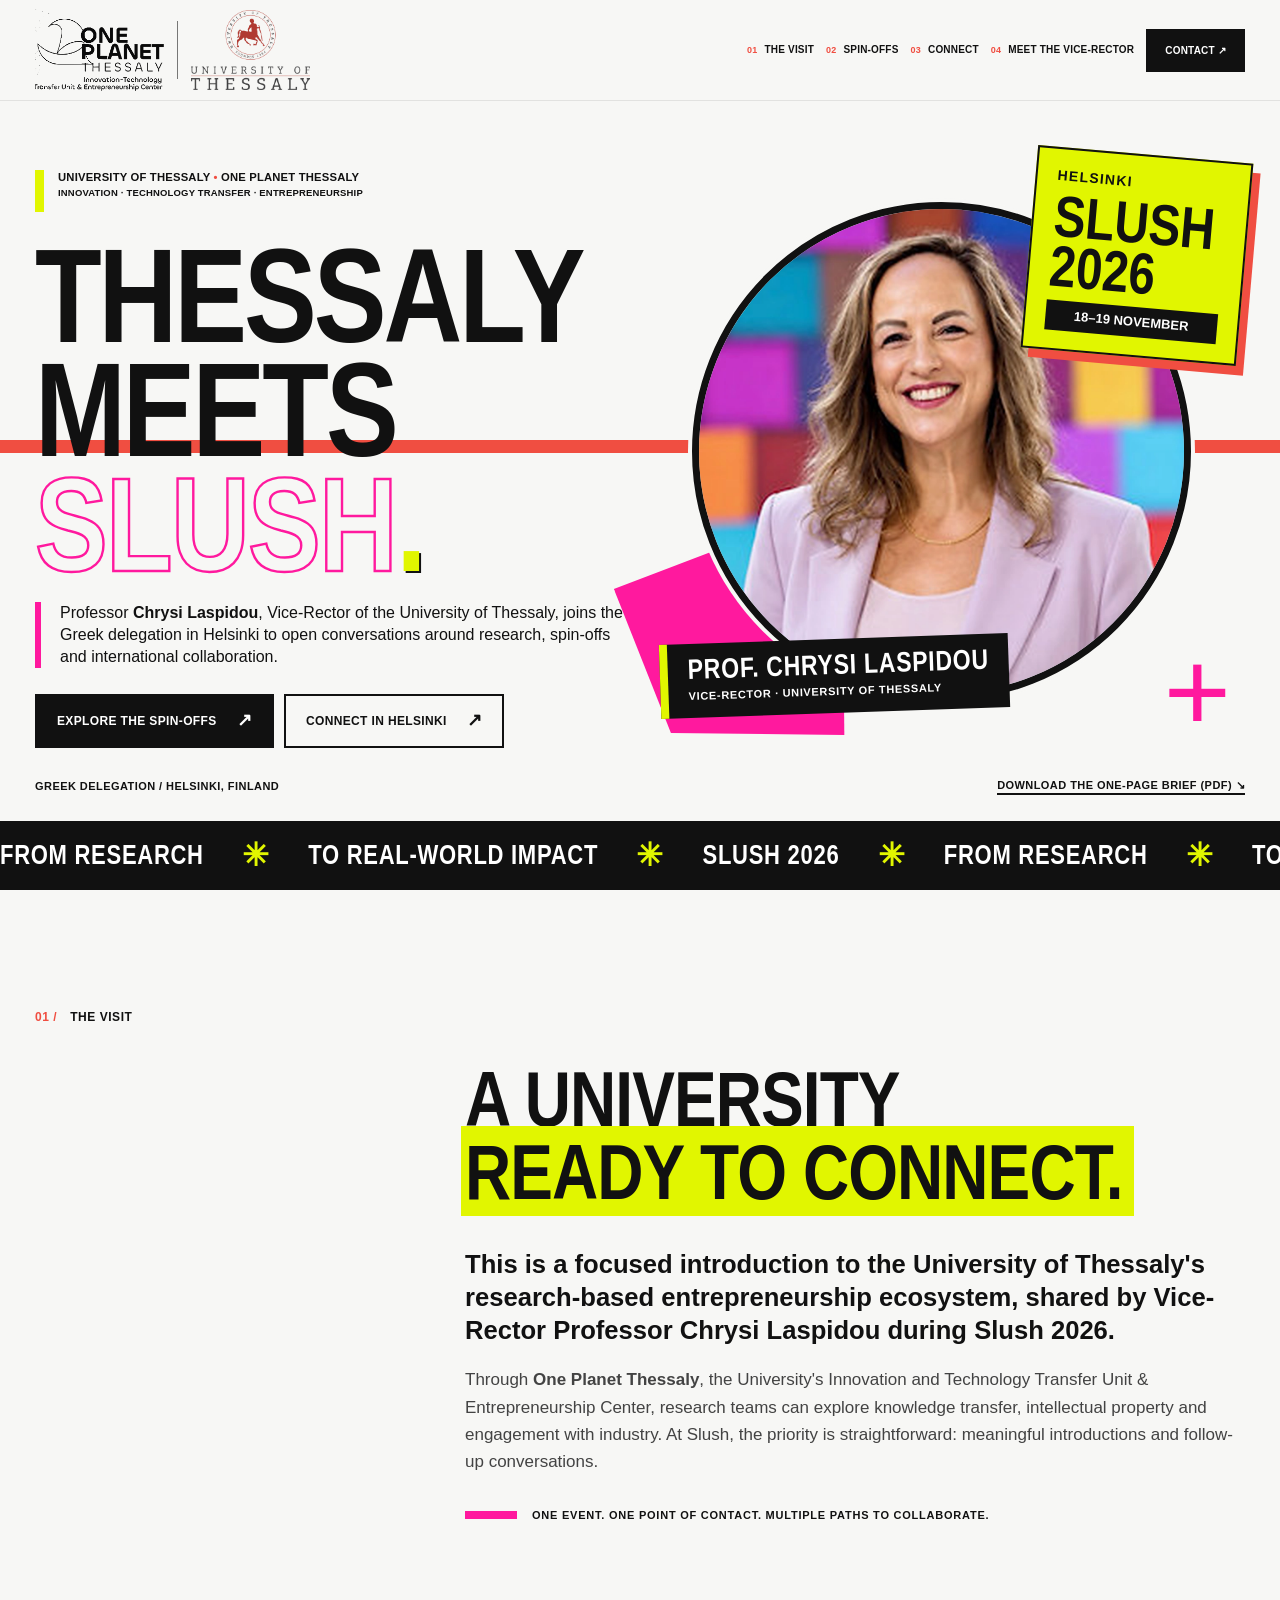
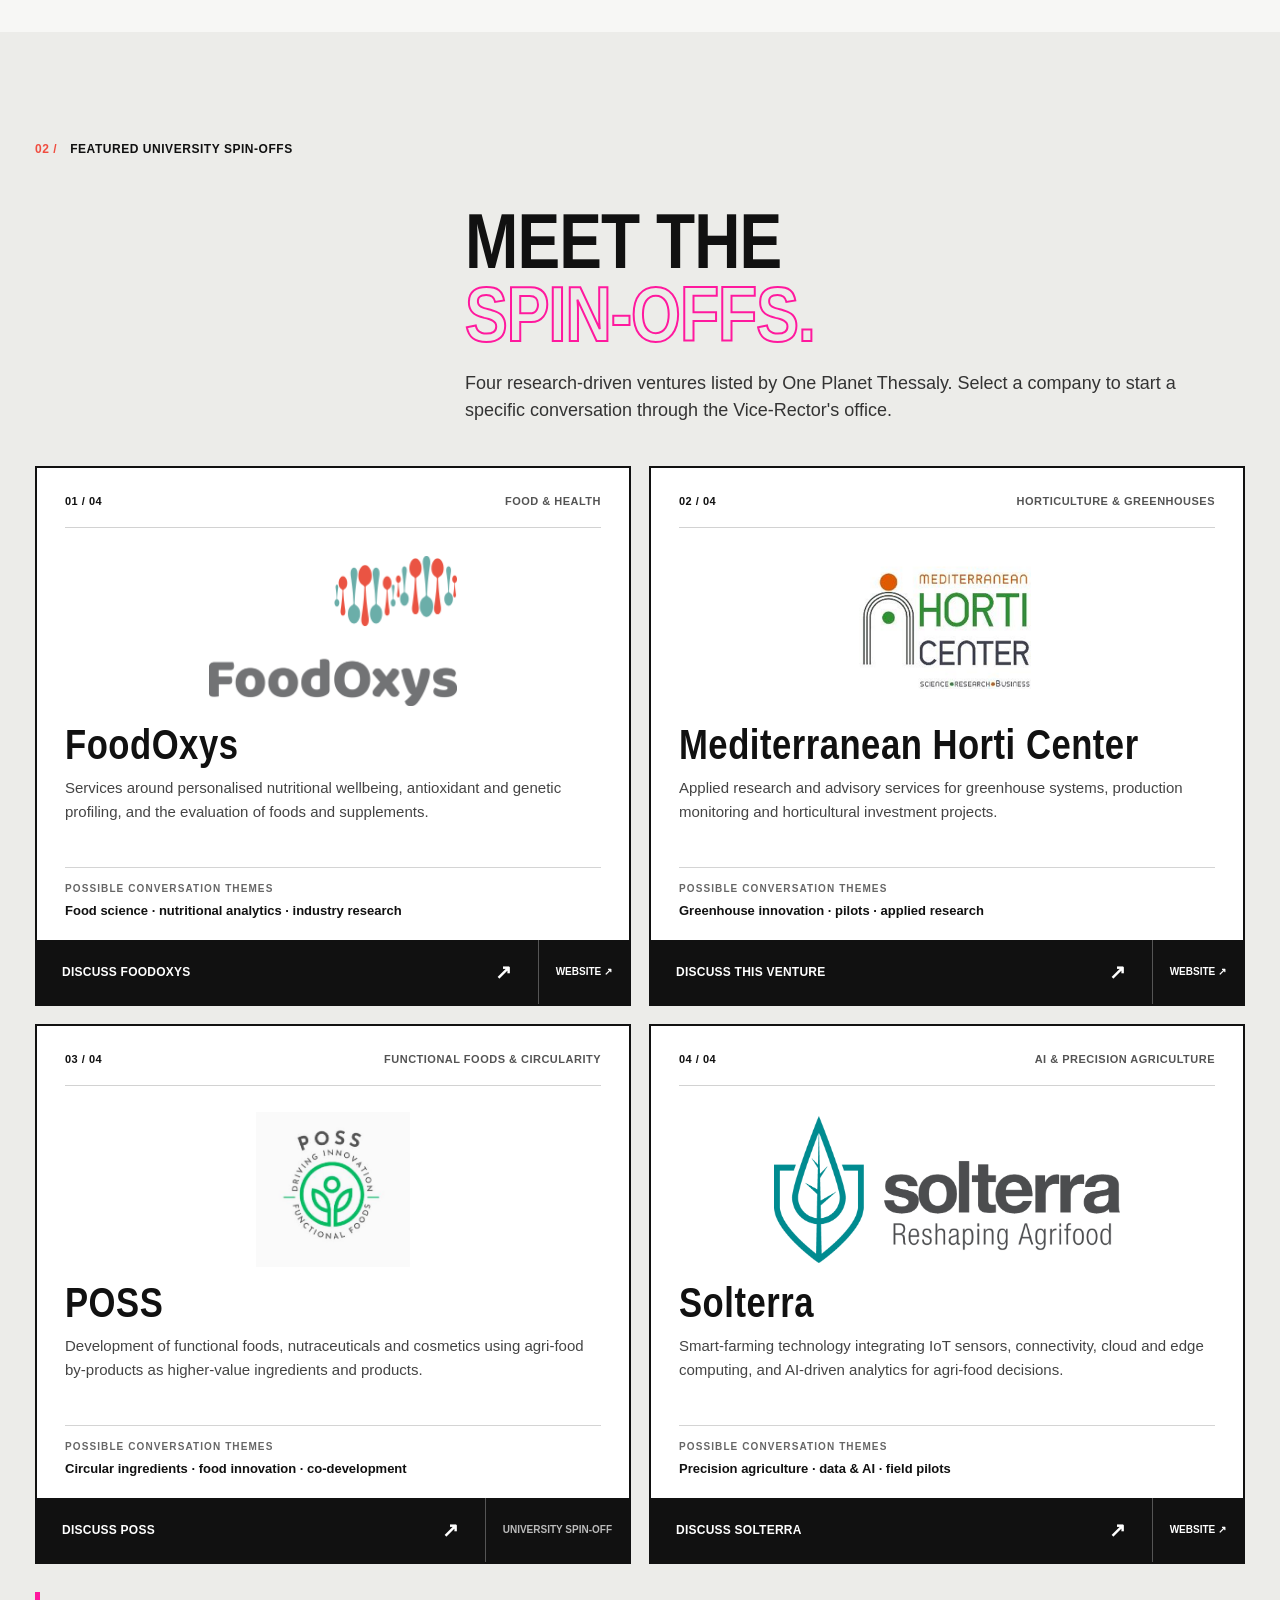
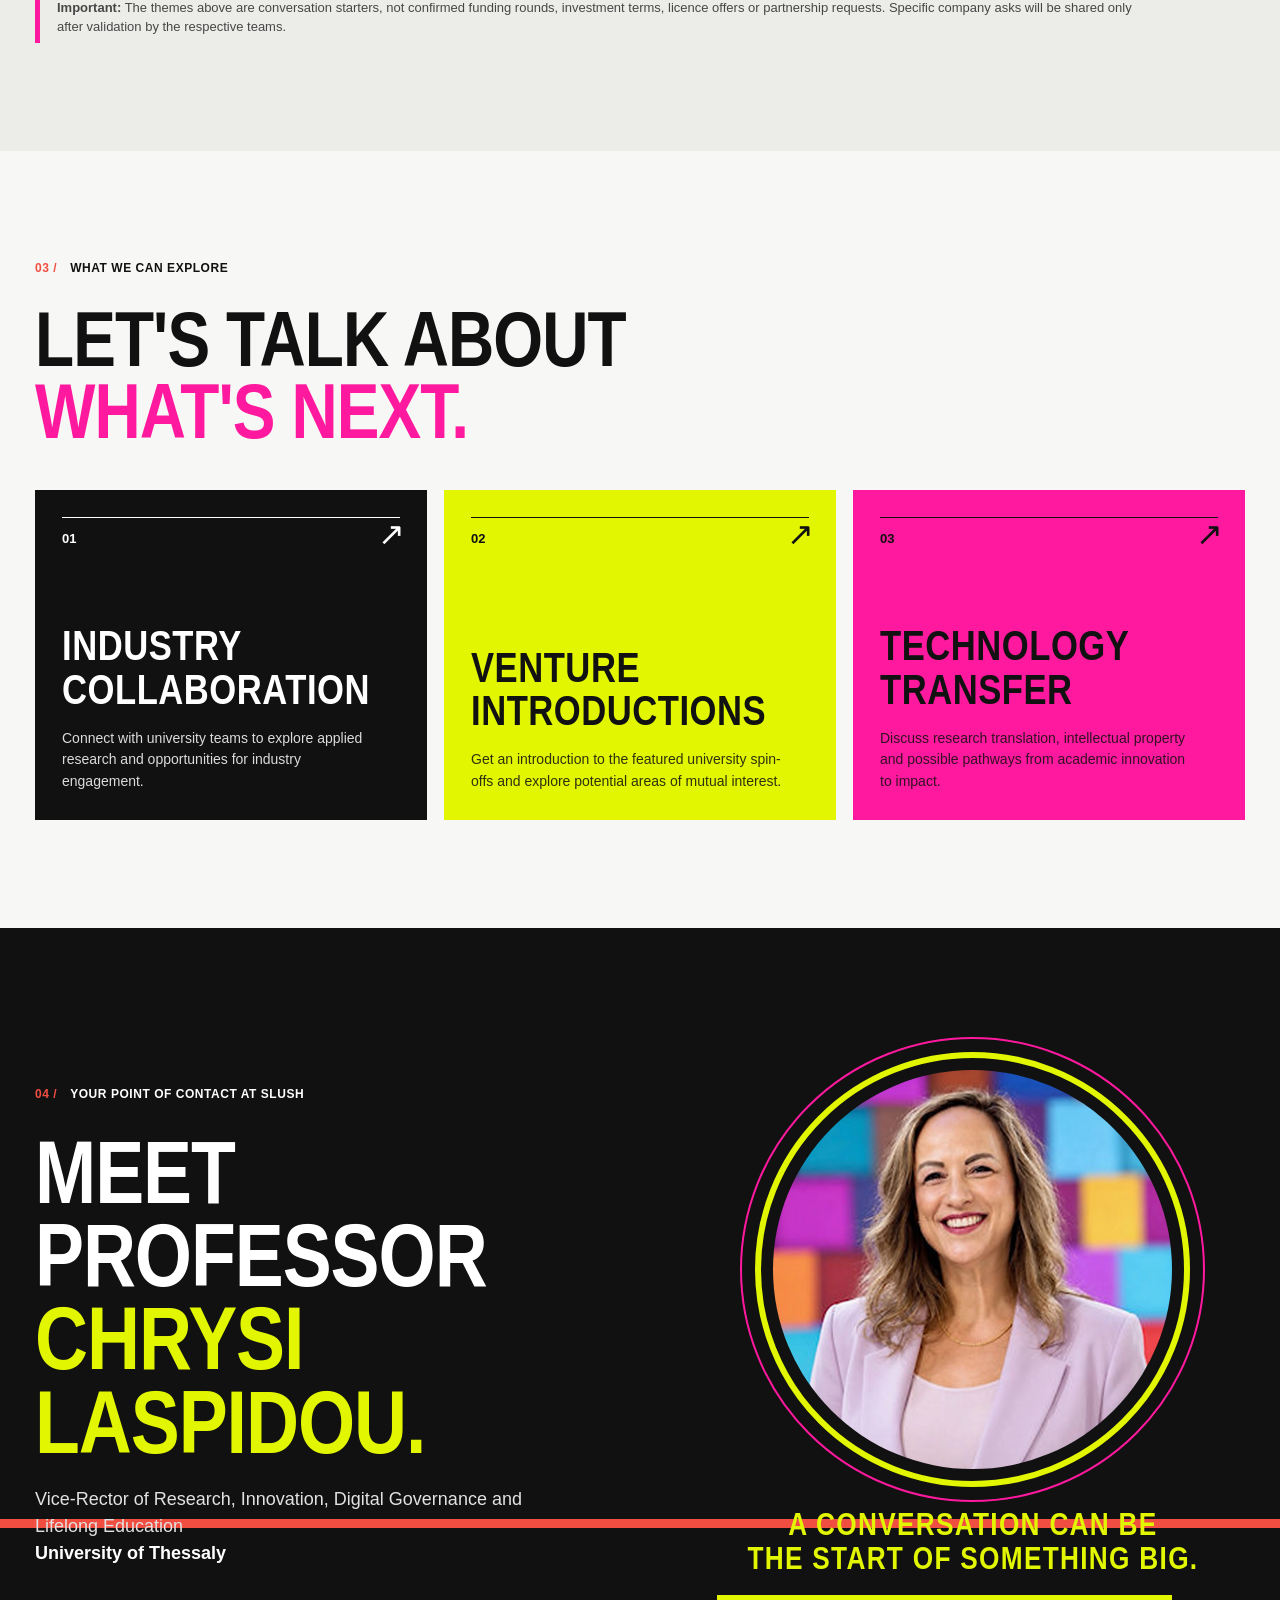
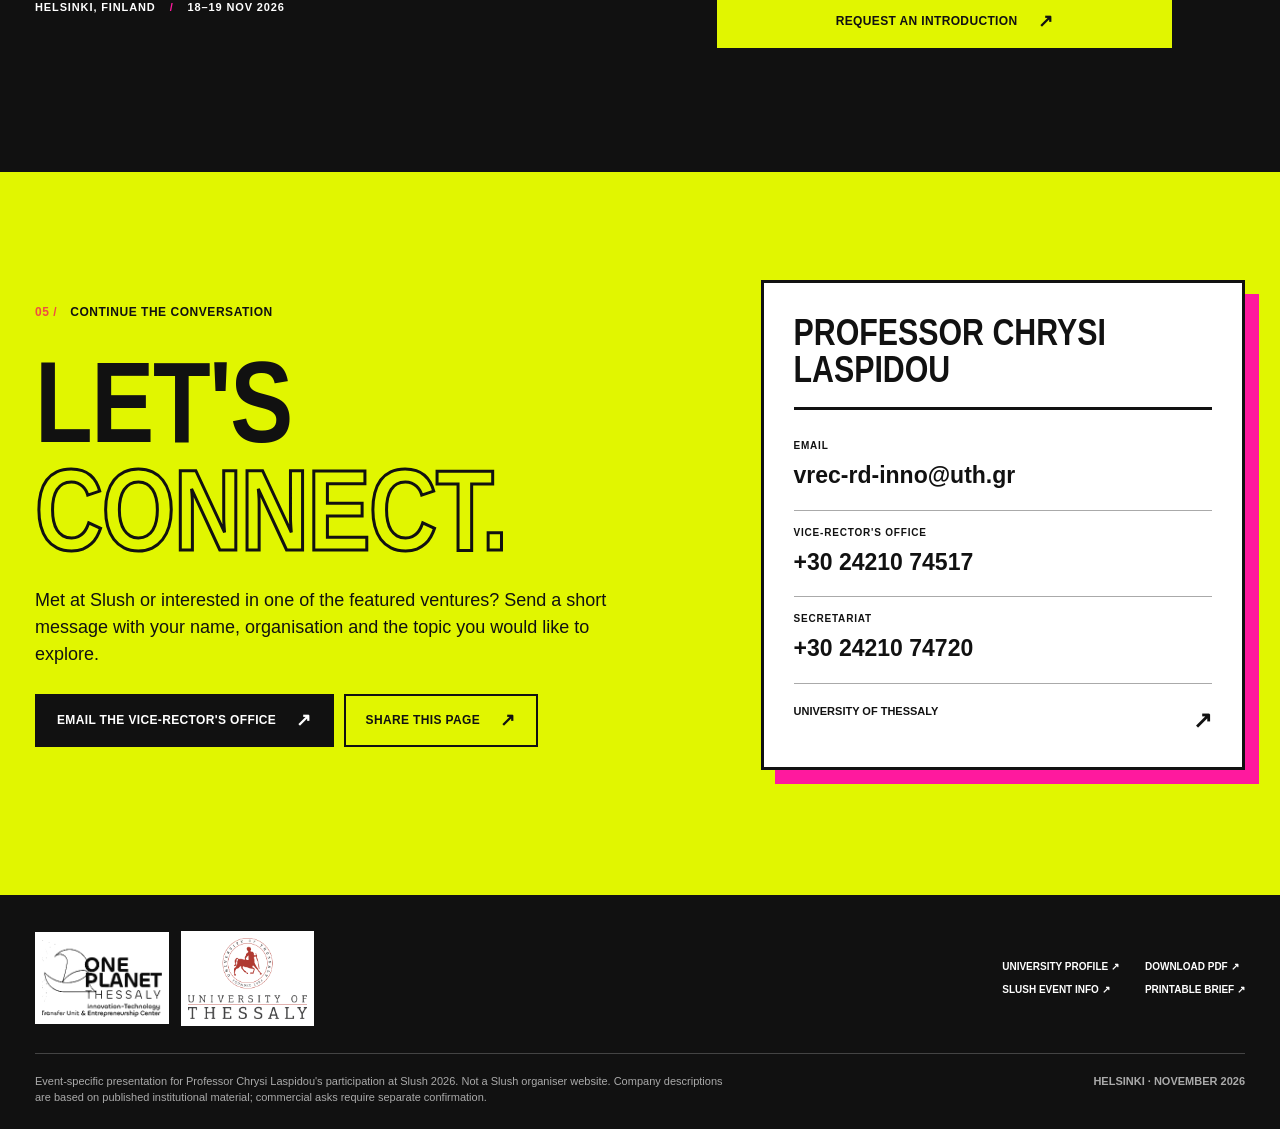
<file: index.html>
<!doctype html>
<html lang="en">
<head>
  <meta charset="utf-8">
  <meta name="viewport" content="width=device-width, initial-scale=1">
  <meta name="theme-color" content="#f7f7f5">
  <meta name="description" content="Meet Professor Chrysi Laspidou, Vice-Rector of the University of Thessaly, at Slush 2026 in Helsinki. Explore four University of Thessaly research spin-offs and start a conversation.">
  <!-- Social sharing: Facebook, LinkedIn, Messenger, WhatsApp, Viber -->
  <meta property="og:type" content="website">
  <meta property="og:site_name" content="University of Thessaly · One Planet Thessaly">
  <meta property="og:locale" content="en_GB">
  <meta property="og:url" content="https://laspidou-slush.github.io/">
  <meta property="og:title" content="Professor Chrysi Laspidou at Slush 2026 | University of Thessaly">
  <meta property="og:description" content="Meet Vice-Rector Professor Chrysi Laspidou at Slush Helsinki 2026. Discover research-driven ventures and spin-offs from the University of Thessaly.">
  <meta property="og:image" content="https://laspidou-slush.github.io/assets/social-preview.jpg?v=2">
  <meta property="og:image:secure_url" content="https://laspidou-slush.github.io/assets/social-preview.jpg?v=2">
  <meta property="og:image:type" content="image/jpeg">
  <meta property="og:image:width" content="1200">
  <meta property="og:image:height" content="630">
  <meta property="og:image:alt" content="Professor Chrysi Laspidou at Slush 2026 in Helsinki — University of Thessaly and One Planet Thessaly">
  
  <!-- X / Twitter card -->
  <meta name="twitter:card" content="summary_large_image">
  <meta name="twitter:title" content="Professor Chrysi Laspidou at Slush 2026">
  <meta name="twitter:description" content="Discover the University of Thessaly's research-driven ventures at Slush Helsinki 2026.">
  <meta name="twitter:image" content="https://laspidou-slush.github.io/assets/social-preview.jpg?v=2">
  <link rel="icon" type="image/png" href="assets/oneplanet-official.png">
  <link rel="stylesheet" href="styles.css">
  <title>Professor Chrysi Laspidou at Slush 2026 · University of Thessaly</title>
</head>
<body>
  <a class="skip-link" href="#main">Skip to content</a>
  <div class="site-shell" id="top">
    <header class="masthead">
      <div class="site-container masthead-inner">
        <a class="oneplanet-brand" href="#top" aria-label="One Planet Thessaly — top of page">
          <img src="assets/oneplanet-official.png" width="252" height="160" alt="One Planet Thessaly official logo">
        </a>
        <div class="masthead-divider" aria-hidden="true"></div>
        <a class="university-brand" href="https://www.uth.gr/en" target="_blank" rel="noopener noreferrer" aria-label="University of Thessaly, opens official website in a new tab">
          <img src="assets/uth-official-english.png" width="1446" height="976" alt="University of Thessaly official English logo">
        </a>
        <button class="nav-toggle" type="button" aria-expanded="false" aria-controls="primary-nav" aria-label="Open navigation"><span></span><span></span><span></span></button>
        <nav class="primary-nav" id="primary-nav" aria-label="Main navigation">
          <a href="#welcome"><small>01</small> THE VISIT</a>
          <a href="#spin-offs"><small>02</small> SPIN-OFFS</a>
          <a href="#conversations"><small>03</small> CONNECT</a>
          <a href="#vice-rector"><small>04</small> MEET THE VICE-RECTOR</a>
          <a class="nav-contact" href="#contact">CONTACT <span aria-hidden="true">↗</span></a>
        </nav>
      </div>
    </header>

    <main id="main">
      <section class="hero" id="welcome" aria-labelledby="hero-title">
        <div class="hero-line" aria-hidden="true"></div>
        <div class="site-container hero-content">
          <div class="hero-copy">
            <div class="micro-heading"><span class="micro-bar" aria-hidden="true"></span><span>UNIVERSITY OF THESSALY <b>•</b> ONE PLANET THESSALY<br><em>INNOVATION · TECHNOLOGY TRANSFER · ENTREPRENEURSHIP</em></span></div>
            <h1 id="hero-title"><span>THESSALY</span><span>MEETS</span><span class="outline-word">SLUSH<span class="punctuation">.</span></span></h1>
            <div class="hero-underheadline">
              <p>Professor <strong>Chrysi Laspidou</strong>, Vice-Rector of the University of Thessaly, joins the Greek delegation in Helsinki to open conversations around research, spin-offs and international collaboration.</p>
            </div>
            <div class="hero-actions">
              <a href="#spin-offs" class="action-button action-dark">EXPLORE THE SPIN-OFFS <span aria-hidden="true">↗</span></a>
              <a href="#contact" class="action-button action-outline">CONNECT IN HELSINKI <span aria-hidden="true">↗</span></a>
            </div>
          </div>
          <div class="hero-visual">
            <div class="hero-shape-magenta" aria-hidden="true"></div>
            <div class="portrait-ring">
              <img src="assets/prof-chrysi-laspidou-4x.webp" width="1148" height="1148" fetchpriority="high" alt="Professor Chrysi Laspidou, Vice-Rector of the University of Thessaly">
            </div>
            <div class="event-sticker"><span>HELSINKI</span><strong>SLUSH<br>2026</strong><b>18–19 NOVEMBER</b></div>
            <div class="professor-label"><span>PROF. CHRYSI LASPIDOU</span><small>VICE-RECTOR · UNIVERSITY OF THESSALY</small></div>
            <div class="pink-cross" aria-hidden="true">+</div>
          </div>
        </div>
        <div class="site-container hero-bottomline"><span>GREEK DELEGATION / HELSINKI, FINLAND</span><a href="assets/event-brief.pdf" download="Laspidou-Slush-2026-Event-Brief.pdf">DOWNLOAD THE ONE-PAGE BRIEF (PDF) <span aria-hidden="true">↘</span></a></div>
      </section>
      
      <div class="marquee" role="region" aria-label="From research to real-world impact at Slush 2026">
        <div class="marquee-inner">
          <div class="marquee-track">
      
            <div class="marquee-group">
              <span>FROM RESEARCH</span>
              <span class="marquee-star" aria-hidden="true">✳</span>
              <span>TO REAL-WORLD IMPACT</span>
              <span class="marquee-star" aria-hidden="true">✳</span>
              <span>SLUSH 2026</span>
              <span class="marquee-star" aria-hidden="true">✳</span>
            </div>
      
            <div class="marquee-group" aria-hidden="true">
              <span>FROM RESEARCH</span>
              <span class="marquee-star">✳</span>
              <span>TO REAL-WORLD IMPACT</span>
              <span class="marquee-star">✳</span>
              <span>SLUSH 2026</span>
              <span class="marquee-star">✳</span>
            </div>
      
          </div>
        </div>
      </div>
      <section class="section intro-section" aria-labelledby="introduction-heading">
        <div class="site-container intro-grid">
          <div class="section-label"><span class="number">01 /</span><span>THE VISIT</span></div>
          <div class="intro-body">
            <h2 class="visit-heading">
              <span class="visit-heading-line">A UNIVERSITY</span></br>
              <span class="accent-highlight visit-heading-highlight">READY TO CONNECT.</span>
            </h2>            
            <p class="big-copy">This is a focused introduction to the University of Thessaly's research-based entrepreneurship ecosystem, shared by Vice-Rector Professor Chrysi Laspidou during <strong>Slush 2026</strong>.</p>
            <p>Through <strong>One Planet Thessaly</strong>, the University's Innovation and Technology Transfer Unit &amp; Entrepreneurship Center, research teams can explore knowledge transfer, intellectual property and engagement with industry. At Slush, the priority is straightforward: meaningful introductions and follow-up conversations.</p>
            <div class="intro-signature"><span class="signature-line"></span><span>ONE EVENT. ONE POINT OF CONTACT. MULTIPLE PATHS TO COLLABORATE.</span></div>
          </div>
        </div>
      </section>

      <section class="section portfolio-section" id="spin-offs" aria-labelledby="portfolio-title">
        <div class="site-container">
          <div class="section-heading"><div class="section-label"><span class="number">02 /</span><span>FEATURED UNIVERSITY SPIN-OFFS</span></div><div><h2 id="portfolio-title">MEET THE<br><span class="outlined-pink">SPIN-OFFS.</span></h2><p>Four research-driven ventures listed by One Planet Thessaly. Select a company to start a specific conversation through the Vice-Rector's office.</p></div></div>
          <div class="venture-grid">
            <article class="venture-card card-foodoxys">
              <div class="venture-top"><span>01 / 04</span><span>FOOD &amp; HEALTH</span></div>
              <div class="venture-logo"><img src="assets/foodoxys.png" alt="FoodOxys logo" loading="lazy" width="1000" height="607"></div>
              <div class="venture-text"><h3>FoodOxys</h3><p>Services around personalised nutritional wellbeing, antioxidant and genetic profiling, and the evaluation of foods and supplements.</p><div class="talk-label">POSSIBLE CONVERSATION THEMES</div><p class="talk-text">Food science · nutritional analytics · industry research</p></div>
              <div class="venture-links"><a href="mailto:vrec-rd-inno@uth.gr?subject=Slush%202026%20%7C%20FoodOxys%20conversation" class="venture-cta">DISCUSS FOODOXYS <span aria-hidden="true">↗</span></a><a href="https://www.foodoxys.com/" target="_blank" rel="noopener noreferrer" class="venture-external" aria-label="FoodOxys website, opens in a new tab">WEBSITE ↗</a></div>
            </article>
            <article class="venture-card card-mhc">
              <div class="venture-top"><span>02 / 04</span><span>HORTICULTURE &amp; GREENHOUSES</span></div>
              <div class="venture-logo"><img src="assets/mediterranean-horti-center.png" alt="Mediterranean Horti Center logo" loading="lazy" width="331" height="256"></div>
              <div class="venture-text"><h3>Mediterranean Horti Center</h3><p>Applied research and advisory services for greenhouse systems, production monitoring and horticultural investment projects.</p><div class="talk-label">POSSIBLE CONVERSATION THEMES</div><p class="talk-text">Greenhouse innovation · pilots · applied research</p></div>
              <div class="venture-links"><a href="mailto:vrec-rd-inno@uth.gr?subject=Slush%202026%20%7C%20Mediterranean%20Horti%20Center%20conversation" class="venture-cta">DISCUSS THIS VENTURE <span aria-hidden="true">↗</span></a><a href="https://medhorticenter.com/" target="_blank" rel="noopener noreferrer" class="venture-external" aria-label="Mediterranean Horti Center website, opens in a new tab">WEBSITE ↗</a></div>
            </article>
            <article class="venture-card card-poss">
              <div class="venture-top"><span>03 / 04</span><span>FUNCTIONAL FOODS &amp; CIRCULARITY</span></div>
              <div class="venture-logo"><img src="assets/poss.jpg" alt="POSS logo — Driving Innovation, Functional Foods" loading="lazy" width="1341" height="1346"></div>
              <div class="venture-text"><h3>POSS</h3><p>Development of functional foods, nutraceuticals and cosmetics using agri-food by-products as higher-value ingredients and products.</p><div class="talk-label">POSSIBLE CONVERSATION THEMES</div><p class="talk-text">Circular ingredients · food innovation · co-development</p></div>
              <div class="venture-links"><a href="mailto:vrec-rd-inno@uth.gr?subject=Slush%202026%20%7C%20POSS%20conversation" class="venture-cta">DISCUSS POSS <span aria-hidden="true">↗</span></a><span class="venture-external muted-label">UNIVERSITY SPIN-OFF</span></div>
            </article>
            <article class="venture-card card-solterra">
              <div class="venture-top"><span>04 / 04</span><span>AI &amp; PRECISION AGRICULTURE</span></div>
              <div class="venture-logo"><img src="assets/solterra.png" alt="Solterra logo — Reshaping Agrifood" loading="lazy" width="2048" height="871"></div>
              <div class="venture-text"><h3>Solterra</h3><p>Smart-farming technology integrating IoT sensors, connectivity, cloud and edge computing, and AI-driven analytics for agri-food decisions.</p><div class="talk-label">POSSIBLE CONVERSATION THEMES</div><p class="talk-text">Precision agriculture · data &amp; AI · field pilots</p></div>
              <div class="venture-links"><a href="mailto:vrec-rd-inno@uth.gr?subject=Slush%202026%20%7C%20Solterra%20conversation" class="venture-cta">DISCUSS SOLTERRA <span aria-hidden="true">↗</span></a><a href="https://solterra.gr/" target="_blank" rel="noopener noreferrer" class="venture-external" aria-label="Solterra website, opens in a new tab">WEBSITE ↗</a></div>
            </article>
          </div>
          <p class="portfolio-note"><strong>Important:</strong> The themes above are conversation starters, not confirmed funding rounds, investment terms, licence offers or partnership requests. Specific company asks will be shared only after validation by the respective teams.</p>
        </div>
      </section>

      <section class="section conversation-section" id="conversations" aria-labelledby="conversations-title">
        <div class="site-container">
          <div class="section-label"><span class="number">03 /</span><span>WHAT WE CAN EXPLORE</span></div>
          <h2 id="conversations-title">LET'S TALK ABOUT<br><span>WHAT'S NEXT.</span></h2>
          <div class="conversation-grid">
            <article class="conversation-card"><span class="conversation-index">01</span><div><h3>INDUSTRY<br>COLLABORATION</h3><p>Connect with university teams to explore applied research and opportunities for industry engagement.</p></div><span class="conversation-corner" aria-hidden="true">↗</span></article>
            <article class="conversation-card"><span class="conversation-index">02</span><div><h3>VENTURE<br>INTRODUCTIONS</h3><p>Get an introduction to the featured university spin-offs and explore potential areas of mutual interest.</p></div><span class="conversation-corner" aria-hidden="true">↗</span></article>
            <article class="conversation-card"><span class="conversation-index">03</span><div><h3>TECHNOLOGY<br>TRANSFER</h3><p>Discuss research translation, intellectual property and possible pathways from academic innovation to impact.</p></div><span class="conversation-corner" aria-hidden="true">↗</span></article>
          </div>
        </div>
      </section>

      <section class="section vice-section" id="vice-rector" aria-labelledby="vice-title">
        <div class="site-container vice-grid">
          <div class="vice-left"><div class="section-label"><span class="number">04 /</span><span>YOUR POINT OF CONTACT AT SLUSH</span></div><h2 id="vice-title">MEET<br>PROFESSOR<br><span>CHRYSI<br>LASPIDOU.</span></h2><p>Vice-Rector of Research, Innovation, Digital Governance and Lifelong Education<br><strong>University of Thessaly</strong></p><div class="vice-accent">HELSINKI, FINLAND <span> / </span> 18–19 NOV 2026</div></div>
          <div class="vice-right"><div class="vice-photo"><img src="assets/prof-chrysi-laspidou-4x.webp" alt="Professor Chrysi Laspidou smiling" loading="lazy" width="1148" height="1148"></div><div class="vice-caption">A CONVERSATION CAN BE<br>THE START OF SOMETHING BIG.</div><a class="action-button action-neon" href="mailto:vrec-rd-inno@uth.gr?subject=Slush%202026%20%7C%20Meeting%20with%20Professor%20Chrysi%20Laspidou">REQUEST AN INTRODUCTION <span aria-hidden="true">↗</span></a></div>
        </div>
      </section>

      <section class="section contact-section" id="contact" aria-labelledby="contact-title">
        <div class="site-container contact-layout"><div><div class="section-label"><span class="number">05 /</span><span>CONTINUE THE CONVERSATION</span></div><h2 id="contact-title">LET'S<br><span>CONNECT.</span></h2><p>Met at Slush or interested in one of the featured ventures? Send a short message with your name, organisation and the topic you would like to explore.</p><div class="contact-buttons"><a class="action-button action-dark" href="mailto:vrec-rd-inno@uth.gr?subject=Slush%202026%20%7C%20Follow-up%20with%20Professor%20Laspidou&amp;body=Hello%20Professor%20Laspidou%2C%0A%0AI%20would%20like%20to%20continue%20our%20conversation%20about%3A%0A%0AName%3A%0AOrganisation%3A%0A%0ABest%20regards%2C">EMAIL THE VICE-RECTOR'S OFFICE <span aria-hidden="true">↗</span></a><button class="action-button action-outline share-button" type="button">SHARE THIS PAGE <span aria-hidden="true">↗</span></button></div></div>
        <aside class="contact-card"><div class="contact-card-title">PROFESSOR CHRYSI LASPIDOU</div><div class="contact-detail"><span>EMAIL</span><a href="mailto:vrec-rd-inno@uth.gr">vrec-rd-inno@uth.gr</a></div><div class="contact-detail"><span>VICE-RECTOR'S OFFICE</span><a href="tel:+302421074517">+30 24210 74517</a></div><div class="contact-detail"><span>SECRETARIAT</span><a href="tel:+302421074720">+30 24210 74720</a></div><div class="contact-card-bottom">UNIVERSITY OF THESSALY <span>↗</span></div></aside></div>
      </section>
    </main>

    <footer class="site-footer">
      <div class="site-container footer-main"><div class="footer-brand"><a href="#top" aria-label="Back to top — One Planet Thessaly"><img src="assets/oneplanet-official.png" alt="One Planet Thessaly official logo" width="252" height="160"></a><a href="https://www.uth.gr/en" target="_blank" rel="noopener noreferrer" aria-label="University of Thessaly official website, opens in a new tab"><img src="assets/uth-official-english.png" alt="University of Thessaly official English logo" width="1446" height="976"></a></div><div class="footer-links"><a href="https://www.uth.gr/en/university/administration/rectorate-authorities" target="_blank" rel="noopener noreferrer">UNIVERSITY PROFILE ↗</a><a href="assets/event-brief.pdf" download="Laspidou-Slush-2026-Event-Brief.pdf">DOWNLOAD PDF ↗</a><a href="https://slush.org/event-info" target="_blank" rel="noopener noreferrer">SLUSH EVENT INFO ↗</a><a href="brief.html">PRINTABLE BRIEF ↗</a></div></div>
      <div class="site-container footer-bottom"><p>Event-specific presentation for Professor Chrysi Laspidou's participation at Slush 2026. Not a Slush organiser website. Company descriptions are based on published institutional material; commercial asks require separate confirmation.</p><span>HELSINKI · NOVEMBER 2026</span></div>
    </footer>
  </div>
  <div class="toast" role="status" aria-live="polite" aria-atomic="true"></div>
  <script src="script.js" defer></script>
</body>
</html>
</file>
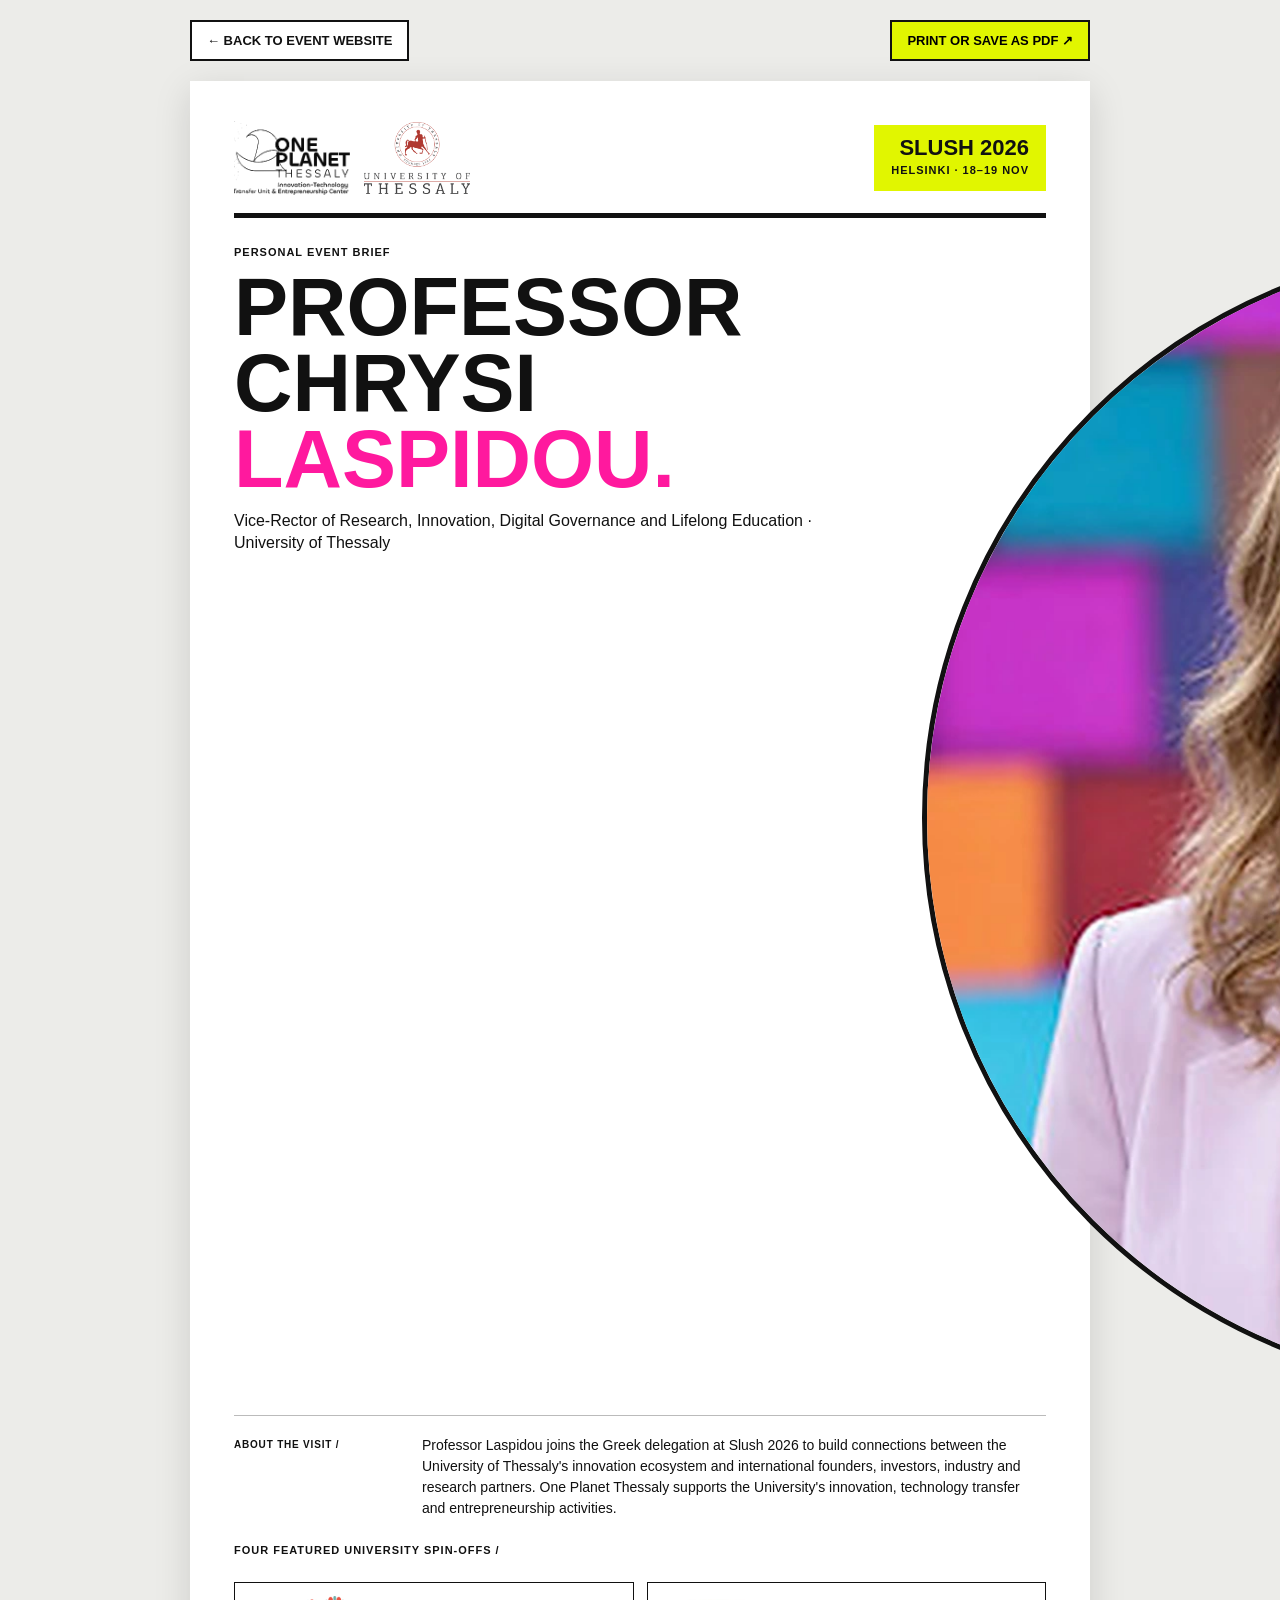
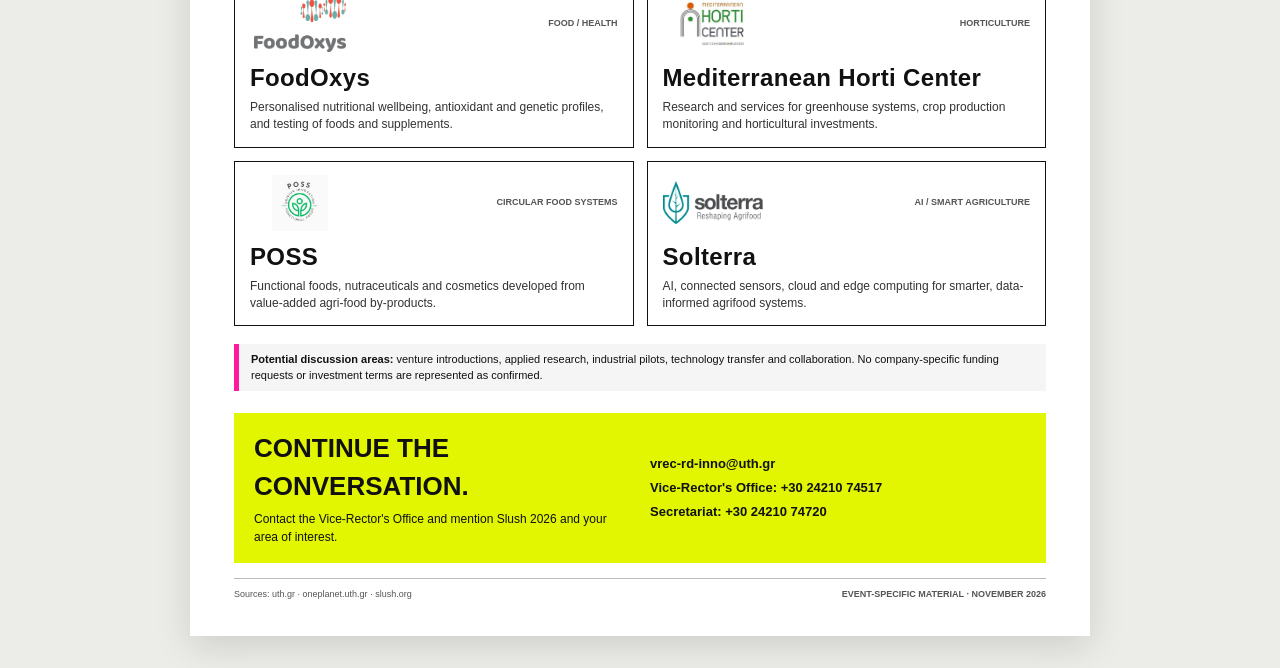
<file: brief.html>
<!doctype html>
<html lang="en">
<head>
  <meta charset="utf-8">
  <meta name="viewport" content="width=device-width, initial-scale=1">
  <meta name="theme-color" content="#f7f7f5">
  <meta name="description" content="One-page introduction to Professor Chrysi Laspidou and University of Thessaly spin-offs at Slush Helsinki 2026.">
  <title>One-page briefing | Professor Chrysi Laspidou at Slush 2026</title>
  <link rel="icon" type="image/png" href="assets/oneplanet-official.png">
  <style>
  :root{--ink:#111;--lime:#e1f600;--pink:#ff199e;--coral:#f04e41;--paper:#f7f7f5}
  *{box-sizing:border-box}html,body{margin:0}body{font:14px/1.46 Arial,Helvetica,sans-serif;background:#ecece9;color:var(--ink)}a{color:inherit}a:focus-visible,button:focus-visible{outline:3px solid var(--pink);outline-offset:3px}
  .toolbar{max-width:930px;display:flex;gap:12px;justify-content:space-between;align-items:center;margin:20px auto;padding:0 15px}.toolbar a,.toolbar button{border:2px solid #111;background:var(--lime);padding:11px 15px;font:800 13px Arial,sans-serif;text-decoration:none;cursor:pointer}.toolbar a{background:#fff}.sheet{max-width:900px;margin:0 auto 32px;padding:40px 44px 35px;background:#fff;box-shadow:0 10px 35px #0002;min-height:900px}.eyebrow{font-weight:900;letter-spacing:.09em;font-size:11px}.header{display:flex;justify-content:space-between;align-items:center;border-bottom:5px solid var(--ink);padding-bottom:18px;gap:15px}.identity-logos{display:flex;gap:14px;align-items:center}.identity-logos img{display:block;width:116px;height:auto;max-height:77px;object-fit:contain}.identity-logos img.uth{width:106px}.event{padding:12px 17px;background:var(--lime);text-align:right}.event strong{display:block;font-size:22px;line-height:1}.hero{display:grid;grid-template-columns:1fr 124px;gap:20px;padding:26px 0 23px;border-bottom:1px solid #bbb}.hero h1{font-family:Impact,'Arial Narrow',Arial,sans-serif;font-size:clamp(48px,7vw,81px);line-height:.94;margin:9px 0}.hero h1 em{color:var(--pink);font-style:normal}.hero p{font-size:16px;line-height:1.38;max-width:590px;margin:13px 0 0}.hero img{border:5px solid var(--ink);border-radius:100%;aspect-ratio:1;object-fit:cover;align-self:center}.lead{padding:19px 0 5px;display:grid;grid-template-columns:174px 1fr;gap:14px}.tag{font-size:10px;font-weight:900;letter-spacing:.08em;padding-top:3px}.lead p{margin:0;line-height:1.5}.ventures{display:grid;grid-template-columns:1fr 1fr;gap:13px;margin-top:24px}.venture{border:1.5px solid #111;padding:13px 15px;min-height:165px}.vtop{display:flex;align-items:center;justify-content:space-between;gap:12px}.vtop img{object-fit:contain;width:100px;height:56px}.vtop span{font-size:9px;font-weight:900;color:#555;text-align:right}.venture h2{font-family:Impact,'Arial Narrow',Arial,sans-serif;font-size:24px;letter-spacing:.015em;margin:8px 0 4px}.venture p{font-size:12px;margin:0;color:#333;line-height:1.45}.note{border-left:5px solid var(--pink);padding:8px 12px;font-size:11px;line-height:1.4;margin:18px 0 0;background:#f5f5f5}.contact{display:grid;grid-template-columns:1fr 1fr;gap:20px;margin-top:22px;background:var(--lime);padding:17px 20px}.contact h2{font-family:Impact,'Arial Narrow',Arial,sans-serif;font-size:26px;margin:0 0 5px}.contact p{margin:0;font-size:12px}.contact a{font-weight:900;text-decoration:none;font-size:13px}.contact-lines{display:flex;flex-direction:column;justify-content:center;gap:5px}.bottom{border-top:1px solid #bbb;margin-top:15px;padding-top:9px;display:flex;justify-content:space-between;gap:18px;color:#555;font-size:9px}.bottom a{text-decoration:none}.bottom span{font-weight:800}
  @media(max-width:650px){.sheet{padding:25px 20px;min-height:0}.header{align-items:flex-start}.hero{grid-template-columns:1fr 95px}.hero h1{font-size:50px}.hero p{font-size:14px}.ventures{grid-template-columns:1fr}.lead{grid-template-columns:1fr}.contact{grid-template-columns:1fr}.toolbar{flex-wrap:wrap}}
  @page{size:A4;margin:9mm}
  @media print{body{background:#fff;-webkit-print-color-adjust:exact;print-color-adjust:exact}.toolbar{display:none}.sheet{width:100%;max-width:none;min-height:0;margin:0;padding:0;box-shadow:none}.header{padding-bottom:9px;border-bottom-width:4px}.identity-logos{gap:10px}.identity-logos img{width:95px;max-height:68px}.identity-logos img.uth{width:89px}.event{padding:8px 12px}.event strong{font-size:19px}.hero{padding:12px 0 10px;grid-template-columns:1fr 105px}.hero h1{font-size:60px;margin:7px 0}.hero p{font-size:12px;margin-top:7px}.hero img{width:105px;height:105px}.lead{padding-top:8px;grid-template-columns:148px 1fr;gap:8px}.lead p{font-size:12px}.eyebrow,.tag{font-size:9px}.ventures{grid-template-columns:1fr 1fr;gap:8px;margin-top:10px}.venture{min-height:135px;padding:10px 12px}.vtop img{height:39px}.venture h2{font-size:21px;margin:6px 0 4px}.venture p{font-size:11px;line-height:1.35}.note{margin-top:11px;font-size:10px;padding:7px 9px}.contact{margin-top:12px;padding:13px 15px}.contact h2{font-size:23px}.contact p{font-size:10px}.contact a{font-size:11px}.contact-lines{gap:3px}.bottom{margin-top:7px;font-size:8px;padding-top:6px}}
  </style>
</head>
<body>
  <div class="toolbar"><a href="index.html">← BACK TO EVENT WEBSITE</a><button type="button" onclick="window.print()">PRINT OR SAVE AS PDF ↗</button></div>
  <main class="sheet">
    <header class="header"><div class="identity-logos"><img src="assets/oneplanet-official.png" alt="One Planet Thessaly official logo" width="252" height="160"><img class="uth" src="assets/uth-official-english.png" alt="University of Thessaly official English logo" width="1446" height="976"></div><div class="event"><strong>SLUSH 2026</strong><span class="eyebrow">HELSINKI · 18–19 NOV</span></div></header>
    <section class="hero"><div><div class="eyebrow">PERSONAL EVENT BRIEF</div><h1>PROFESSOR<br>CHRYSI <em>LASPIDOU.</em></h1><p>Vice-Rector of Research, Innovation, Digital Governance and Lifelong Education · University of Thessaly</p></div><img src="assets/prof-chrysi-laspidou-4x.webp" width="1148" height="1148" alt="Professor Chrysi Laspidou"></section>
    <section class="lead"><div class="tag">ABOUT THE VISIT /</div><p>Professor Laspidou joins the Greek delegation at Slush 2026 to build connections between the University of Thessaly's innovation ecosystem and international founders, investors, industry and research partners. One Planet Thessaly supports the University's innovation, technology transfer and entrepreneurship activities.</p></section>
    <section aria-labelledby="featured"><div class="eyebrow" id="featured" style="margin-top:18px">FOUR FEATURED UNIVERSITY SPIN-OFFS /</div><div class="ventures">
      <article class="venture"><div class="vtop"><img src="assets/foodoxys.png" alt="FoodOxys logo"><span>FOOD / HEALTH</span></div><h2>FoodOxys</h2><p>Personalised nutritional wellbeing, antioxidant and genetic profiles, and testing of foods and supplements.</p></article>
      <article class="venture"><div class="vtop"><img src="assets/mediterranean-horti-center.png" alt="Mediterranean Horti Center logo"><span>HORTICULTURE</span></div><h2>Mediterranean Horti Center</h2><p>Research and services for greenhouse systems, crop production monitoring and horticultural investments.</p></article>
      <article class="venture"><div class="vtop"><img src="assets/poss.jpg" alt="POSS logo"><span>CIRCULAR FOOD SYSTEMS</span></div><h2>POSS</h2><p>Functional foods, nutraceuticals and cosmetics developed from value-added agri-food by-products.</p></article>
      <article class="venture"><div class="vtop"><img src="assets/solterra.png" alt="Solterra logo"><span>AI / SMART AGRICULTURE</span></div><h2>Solterra</h2><p>AI, connected sensors, cloud and edge computing for smarter, data-informed agrifood systems.</p></article>
    </div></section>
    <p class="note"><strong>Potential discussion areas:</strong> venture introductions, applied research, industrial pilots, technology transfer and collaboration. No company-specific funding requests or investment terms are represented as confirmed.</p>
    <section class="contact"><div><h2>CONTINUE THE CONVERSATION.</h2><p>Contact the Vice-Rector's Office and mention Slush 2026 and your area of interest.</p></div><div class="contact-lines"><a href="mailto:vrec-rd-inno@uth.gr">vrec-rd-inno@uth.gr</a><a href="tel:+302421074517">Vice-Rector's Office: +30 24210 74517</a><a href="tel:+302421074720">Secretariat: +30 24210 74720</a></div></section>
    <footer class="bottom"><div>Sources: <a href="https://www.uth.gr/en/university/administration/rectorate-authorities">uth.gr</a> · <a href="https://oneplanet.uth.gr/en/spin-offs/">oneplanet.uth.gr</a> · <a href="https://slush.org/event-info">slush.org</a></div><span>EVENT-SPECIFIC MATERIAL · NOVEMBER 2026</span></footer>
  </main>
</body>
</html>
</file>
<file: styles.css>
:root {
  --ink: #111;
  --paper: #f7f7f5;
  --white: #fff;
  --line: #d9d9d3;
  --muted: #545454;
  --neon: #e1f600;
  --pink: #ff199e;
  --coral: #f04e41;
  --teal: #66aea6;
  --heading: Impact,'Arial Narrow','Liberation Sans Narrow','Arial Black',sans-serif;
  --body: Arial,Helvetica,'Liberation Sans',sans-serif;
  --max: 1430px;
}

*,*::before,*::after {
  box-sizing: border-box;
}

html {
  scroll-behavior: smooth;
  scroll-padding-top: 100px;
}

body {
  margin: 0;
  background: var(--paper);
  color: var(--ink);
  font: 16px/1.5 var(--body);
  -webkit-font-smoothing: antialiased;
}

img {
  max-width: 100%;
  display: block;
}

a {
  color: inherit;
}

button {
  font: inherit;
  cursor: pointer;
}

a,button {
  -webkit-tap-highlight-color: transparent;
}

a:focus-visible,button:focus-visible {
  outline: 3px solid var(--pink);
  outline-offset: 5px;
}

::selection {
  background: var(--neon);
  color: var(--ink);
}

.site-shell {
  overflow: hidden;
}

.site-container {
  width: min(calc(100% - 88px),var(--max));
  margin-inline: auto;
}

.skip-link {
  position: fixed;
  top: -100px;
  left: 18px;
  z-index: 1000;
  padding: 12px 20px;
  background: var(--neon);
  font-weight: 800;
}

.skip-link:focus {
  top: 12px;
}

/* Brand / navigation */

.masthead {
  background: var(--paper);
  position: relative;
  z-index: 20;
  border-bottom: 1px solid rgba(17,17,17,.09);
}

.masthead-inner {
  min-height: 100px;
  display: flex;
  align-items: center;
  gap: 22px;
}

.oneplanet-brand,.university-brand {
  text-decoration: none;
  display: flex;
  align-items: center;
  justify-content: center;
  flex: 0 0 auto;
}

.oneplanet-brand img {
  width: 150px;
  height: auto;
  max-height: 98px;
  object-fit: contain;
}

.masthead-divider {
  height: 58px;
  width: 1px;
  background: #222;
  opacity: .6;
  margin: 0 1px;
  flex: 0 0 1px;
}

.university-brand img {
  width: 136px;
  height: auto;
  max-height: 98px;
  object-fit: contain;
}

.primary-nav {
  display: flex;
  align-items: center;
  justify-content: flex-end;
  gap: clamp(12px,1.4vw,27px);
  flex: 1;
  margin-left: auto;
}

.primary-nav a {
  text-decoration: none;
  white-space: nowrap;
  font-size: 11px;
  font-weight: 900;
  letter-spacing: .02em;
}

.primary-nav a:hover {
  color: var(--pink);
}

.primary-nav a small {
  font-size: 9px;
  color: var(--coral);
  margin-right: 4px;
}

.primary-nav .nav-contact {
  background: var(--ink);
  color: #fff;
  padding: 14px 19px;
}

.primary-nav .nav-contact:hover {
  background: var(--neon);
  color: var(--ink);
}

.nav-toggle {
  display: none;
}

/* Hero */

.hero {
  position: relative;
  min-height: 700px;
  padding-top: 34px;
  isolation: isolate;
}

.hero-line {
  position: absolute;
  top: 47%;
  left: 0;
  right: 0;
  height: 13px;
  background: var(--coral);
  z-index: -1;
}

.hero-content {
  display: grid;
  grid-template-columns: minmax(0,1.03fr) minmax(0,.97fr);
  align-items: center;
  min-height: 625px;
  position: relative;
}

.hero-copy {
  position: relative;
  z-index: 3;
  align-self: start;
  padding-top: 35px;
}

.micro-heading {
  display: flex;
  align-items: flex-start;
  gap: 14px;
  font-weight: 900;
  line-height: 1.3;
  font-size: clamp(10px,.88vw,14px);
  letter-spacing: .017em;
}

.micro-heading em {
  font-size: clamp(9px,.74vw,12px);
  font-style: normal;
  font-weight: 700;
}

.micro-heading b {
  color: var(--coral);
}

.micro-bar {
  height: 42px;
  background: var(--neon);
  width: 9px;
  flex: 0 0 9px;
}

h1,h2,h3,p {
  overflow-wrap: break-word;
}

.hero h1 {
  font: 900 clamp(78px,10.5vw,175px)/.86 var(--heading);
  letter-spacing: -.023em;
  margin: 25px 0 22px;
  text-transform: uppercase;
}

.hero h1>span {
  display: block;
  white-space: nowrap;
}

.hero .outline-word {
  -webkit-text-stroke: 2.4px var(--pink);
  color: transparent;
  letter-spacing: -.013em;
}

.hero .punctuation {
  -webkit-text-stroke: 0;
  color: var(--neon);
  text-shadow: 2px 2px 0 #111;
}

.hero-underheadline {
  max-width: 590px;
  border-left: 6px solid var(--pink);
  padding-left: 19px;
  margin-top: 22px;
}

.hero-underheadline p {
  font-size: clamp(15px,1.25vw,20px);
  line-height: 1.37;
  margin: 0;
  font-weight: 500;
}

.hero-underheadline strong {
  font-weight: 900;
}

.hero-actions {
  display: flex;
  gap: 10px;
  flex-wrap: wrap;
  margin: 26px 0 20px;
}

.action-button {
  text-decoration: none;
  border: 2px solid var(--ink);
  background: transparent;
  color: var(--ink);
  padding: 14px 20px;
  display: inline-flex;
  gap: 20px;
  align-items: center;
  justify-content: space-between;
  font-size: 12px;
  line-height: 1.2;
  letter-spacing: .03em;
  font-weight: 900;
  min-height: 51px;
  text-align: left;
  transition: transform .16s ease,background .16s ease,color .16s ease;
}

.action-button:hover {
  transform: translateY(-2px);
}

.action-button>span {
  font-size: 18px;
}

.action-dark {
  background: var(--ink);
  color: white;
}

.action-dark:hover {
  background: var(--neon);
  color: var(--ink);
}

.action-outline:hover {
  background: var(--neon);
}

.action-neon {
  background: var(--neon);
  color: var(--ink);
  border-color: var(--neon);
}

.action-neon:hover {
  background: #fff;
}

.hero-visual {
  position: relative;
  height: 600px;
  align-self: center;
  display: flex;
  align-items: center;
  justify-content: center;
  min-width: 0;
  margin-left: -32px;
}

.portrait-ring {
  width: clamp(360px,39vw,590px);
  height: clamp(360px,39vw,590px);
  border-radius: 50%;
  border: 7px solid var(--ink);
  background: #cfd5dc;
  position: relative;
  overflow: hidden;
  z-index: 2;
  box-shadow: 0 0 0 4px var(--paper);
}

.portrait-ring img {
  width: 100%;
  height: 100%;
  object-fit: cover;
  object-position: center 40%;
}

.hero-shape-magenta {
  position: absolute;
  background: var(--pink);
  height: 230px;
  width: 240px;
  bottom: 0;
  left: -14px;
  clip-path: polygon(0 20%,100% 0,84% 100%,13% 86%);
  transform: rotate(-10deg);
  z-index: 0;
}

.event-sticker {
  position: absolute;
  z-index: 4;
  right: -24px;
  top: 3px;
  background: var(--neon);
  color: var(--ink);
  padding: 16px 20px 18px;
  transform: rotate(5deg);
  border: 2px solid var(--ink);
  box-shadow: 8px 9px 0 var(--coral);
  min-width: 216px;
}

.event-sticker>span {
  display: block;
  font-size: 14px;
  letter-spacing: .09em;
  font-weight: 900;
}

.event-sticker strong {
  font: 900 58px/.87 var(--heading);
  letter-spacing: 0;
  display: block;
  margin: 4px 0 9px;
}

.event-sticker>b {
  font: 900 13px/1.2 var(--body);
  background: var(--ink);
  color: #fff;
  padding: 7px 9px;
  display: block;
  text-align: center;
}

.professor-label {
  position: absolute;
  z-index: 5;
  left: 22px;
  bottom: 39px;
  background: var(--ink);
  color: #fff;
  padding: 11px 20px 13px;
  transform: rotate(-2deg);
  border-left: 8px solid var(--neon);
  max-width: calc(100% - 10px);
}

.professor-label span {
  font: 900 clamp(20px,2.2vw,32px)/1 var(--heading);
  letter-spacing: .025em;
  display: block;
}

.professor-label small {
  display: block;
  font-size: 11px;
  letter-spacing: .06em;
  font-weight: 800;
  margin-top: 5px;
}

.pink-cross {
  position: absolute;
  z-index: 3;
  bottom: 2px;
  right: 14px;
  color: var(--pink);
  font-size: 115px;
  line-height: 1;
  font-weight: 200;
}

.hero-bottomline {
  padding: 9px 0 26px;
  display: flex;
  justify-content: space-between;
  gap: 20px;
  align-items: center;
  font-size: 11px;
  font-weight: 900;
  letter-spacing: .04em;
}

.hero-bottomline a {
  text-decoration: none;
  border-bottom: 2px solid var(--ink);
}

.hero-bottomline a:hover {
  color: var(--pink);
  border-color: var(--pink);
}

/* ========================================
   Animated Slush ticker (desktop + mobile)
   ======================================== */

.marquee {
  width: 100%;
  overflow: hidden;
  background: var(--ink);
  color: var(--white);
}

.marquee-inner {
  display: block;
  width: 100%;
  max-width: none;
  margin: 0;
  padding: 18px 0;
  overflow: hidden;
  font: 900 clamp(18px, 2.1vw, 29px) / 1.2 var(--heading);
  letter-spacing: 0.026em;
  white-space: nowrap;
  touch-action: pan-y;
}

.marquee-track {
  display: flex;
  align-items: center;
  width: max-content;
  animation: slush-scroll 22s linear infinite;
  -webkit-animation: slush-scroll 22s linear infinite;
  will-change: transform;
}

.marquee-group {
  display: flex;
  flex: 0 0 auto;
  align-items: center;
  gap: clamp(20px, 3vw, 48px);
  padding-right: clamp(20px, 3vw, 48px);
  white-space: nowrap;
}

.marquee-star {
  color: var(--neon);
  font-size: 1.2em;
  line-height: 1;
}

@keyframes slush-scroll {
  from {
    transform: translate3d(0, 0, 0);
  }
  to {
    transform: translate3d(-50%, 0, 0);
  }
}

@-webkit-keyframes slush-scroll {
  from {
    -webkit-transform: translate3d(0, 0, 0);
  }
  to {
    -webkit-transform: translate3d(-50%, 0, 0);
  }
}

/* Hover pause only for devices with a real pointing device. */

@media (hover: hover) and (pointer: fine) {
  .marquee:hover .marquee-track {
    animation-play-state: paused;
    -webkit-animation-play-state: paused;
  }
}

@media (max-width: 600px) {
  .marquee-inner {
    padding: 14px 0;
    font-size: 19px;
  }
  .marquee-track {
    animation-duration: 18s;
    -webkit-animation-duration: 18s;
  }
  .marquee-group {
    gap: 24px;
    padding-right: 24px;
  }
}

/* Honor accessibility settings: keep the ticker static, never swipe-scrollable. */

@media (prefers-reduced-motion: reduce) {
  .marquee-inner {
    overflow: hidden;
    touch-action: auto;
  }
  .marquee-track {
    animation: none;
    -webkit-animation: none;
    transform: none;
    will-change: auto;
  }
}

/* Common sections */

.section {
  padding: 108px 0;
  scroll-margin-top: 20px;
}

.section-label {
  display: flex;
  align-items: baseline;
  gap: 13px;
  font-size: 12px;
  font-weight: 900;
  letter-spacing: .045em;
}

.section-label .number {
  color: var(--coral);
}

h2 {
  font: 900 clamp(50px,6.1vw,98px)/.93 var(--heading);
  letter-spacing: -.012em;
  margin-bottom: 5px;
}

h3 {
  font: 900 34px/1.04 var(--heading);
  letter-spacing: .012em;
  margin: 0px;
}

.intro-grid {
  display: grid;
  grid-template-columns: 1fr 2fr;
  gap: 40px;
}

.intro-section .section-label {
  padding-top: 10px;
}

.intro-body h2 {
  margin-bottom: 40px;
}

.accent-highlight {
  display: inline;
  background: var(--neon);
  box-shadow: 11px 0 0 var(--neon),-4px 0 0 var(--neon);
}

.intro-body p {
  font-size: 17px;
  max-width: 870px;
  margin: 0 0 19px;
  color: #434343;
  line-height: 1.6;
}

.intro-body .big-copy {
  font-size: clamp(22px,2vw,32px);
  color: var(--ink);
  font-weight: 700;
  line-height: 1.3;
}

.intro-signature {
  display: flex;
  gap: 15px;
  align-items: center;
  margin-top: 32px;
  font-weight: 900;
  font-size: 11px;
  letter-spacing: .07em;
}

.signature-line {
  height: 8px;
  width: 52px;
  background: var(--pink);
  flex: 0 0 52px;
}

/* Spin-offs */

.portfolio-section {
  background: #ecece9;
}

.section-heading {
  display: grid;
  grid-template-columns: 1fr 2fr;
  gap: 40px;
  margin-bottom: 42px;
}

.section-heading h2 {
  margin-bottom: 20px;
}

.outlined-pink {
  color: transparent;
  -webkit-text-stroke: 2px var(--pink);
}

.section-heading p {
  font-size: 18px;
  max-width: 720px;
  color: #333;
  margin: 0;
}

.venture-grid {
  display: grid;
  grid-template-columns: repeat(2,minmax(0,1fr));
  gap: 18px;
}

.venture-card {
  background: var(--white);
  border: 2px solid var(--ink);
  padding: 25px 28px 0;
  display: flex;
  flex-direction: column;
  min-width: 0;
  position: relative;
  transition: transform .15s ease,box-shadow .15s ease;
}

.venture-card:hover {
  transform: translateY(-4px);
  box-shadow: 8px 8px 0 var(--neon);
}

.venture-top {
  display: flex;
  justify-content: space-between;
  gap: 12px;
  font-size: 11px;
  font-weight: 900;
  letter-spacing: .045em;
  padding-bottom: 18px;
  border-bottom: 1px solid #d2d2d2;
}

.venture-top span:last-child {
  color: var(--muted);
  text-align: right;
}

.venture-logo {
  height: 170px;
  display: grid;
  place-items: center;
  margin: 18px 0 6px;
  background: #fff;
  overflow: hidden;
}

.venture-logo img {
  object-fit: contain;
  max-height: 142px;
  max-width: 77%;
  width: auto;
  height: auto;
}

.card-foodoxys .venture-logo img {
  max-width: 69%;
  max-height: 150px;
}

.card-mhc .venture-logo img {
  max-width: 56%;
  max-height: 150px;
}

.card-poss .venture-logo img {
  max-width: 42%;
  max-height: 155px;
}

.card-solterra .venture-logo img {
  max-width: 85%;
  max-height: 147px;
}

.venture-text {
  flex: 1;
}

.venture-text h3 {
  font-size: clamp(27px,3.3vw,45px);
  margin-bottom: 10px;
}

.venture-text>p {
  font-size: 15px;
  color: #444;
  line-height: 1.58;
  max-width: 600px;
  min-height: 72px;
  margin: 0 0 19px;
}

.talk-label {
  font-size: 10px;
  font-weight: 900;
  letter-spacing: .11em;
  padding-top: 13px;
  border-top: 1px solid #d4d4d4;
  color: #666;
}

.venture-text .talk-text {
  min-height: 0;
  color: #111;
  font-weight: 800;
  font-size: 13px;
  margin: 5px 0 18px;
}

.venture-links {
  display: flex;
  align-items: stretch;
  margin: 0 -28px;
  background: var(--ink);
  color: #fff;
  min-height: 60px;
}

.venture-links a {
  text-decoration: none;
}

.venture-cta {
  display: flex;
  justify-content: space-between;
  align-items: center;
  flex: 1;
  padding: 17px 25px;
  font-size: 12px;
  letter-spacing: .02em;
  font-weight: 900;
}

.venture-cta:hover {
  background: var(--neon);
  color: var(--ink);
}

.venture-cta span {
  font-size: 20px;
}

.venture-external {
  font-size: 10px;
  font-weight: 900;
  display: grid;
  place-items: center;
  padding: 0 17px;
  border-left: 1px solid #555;
  white-space: nowrap;
}

.venture-external:hover {
  background: var(--pink);
  color: #fff;
}

.muted-label {
  color: #bbb;
}

.portfolio-note {
  font-size: 13px;
  border-left: 5px solid var(--pink);
  padding: 6px 0 6px 17px;
  margin: 28px 0 0;
  max-width: 1100px;
  color: #474747;
}

/* Areas to connect */

.conversation-section {
  background: var(--paper);
}

.conversation-section h2 {
  margin: 25px 0 43px;
}

.conversation-section h2 span {
  color: var(--pink);
}

.conversation-grid {
  display: grid;
  grid-template-columns: repeat(3,minmax(0,1fr));
  gap: 17px;
}

.conversation-card {
  position: relative;
  min-height: 330px;
  background: #111;
  color: #fff;
  padding: 27px;
  display: flex;
  flex-direction: column;
  justify-content: space-between;
  overflow: hidden;
}

.conversation-card:nth-child(2) {
  background: var(--neon);
  color: #111;
}

.conversation-card:nth-child(3) {
  background: var(--pink);
  color: #111;
}

.conversation-index {
  font-size: 13px;
  font-weight: 900;
  border-top: 1px solid currentColor;
  padding-top: 11px;
  display: block;
}

.conversation-card h3 {
  font-size: clamp(28px,3.3vw,49px);
  margin-bottom: 17px;
}

.conversation-card p {
  font-size: 14px;
  line-height: 1.55;
  max-width: 320px;
  margin: 0;
  opacity: .85;
}

.conversation-corner {
  position: absolute;
  right: 22px;
  top: 20px;
  font-size: 32px;
}

/* Vice-Rector feature */

.vice-section {
  background: #111;
  color: #fff;
  position: relative;
}

.vice-section:before {
  content: "";
  position: absolute;
  left: -10%;
  top: 70%;
  width: 120%;
  height: 9px;
  background: var(--coral);
  pointer-events: none;
}

.vice-grid {
  position: relative;
  display: grid;
  grid-template-columns: 1.15fr 1fr;
  gap: 40px;
  align-items: center;
}

.vice-left {
  position: relative;
  z-index: 3;
}

.vice-left h2 {
  font-size: clamp(67px,7vw,116px);
  margin: 26px 0 24px;
}

.vice-left h2 span {
  color: var(--neon);
}

.vice-left>p {
  font-size: 18px;
  line-height: 1.5;
  max-width: 540px;
  color: #e2e2e2;
}

.vice-left>p strong {
  color: #fff;
}

.vice-accent {
  margin-top: 32px;
  font-weight: 900;
  font-size: 11px;
  letter-spacing: .08em;
}

.vice-accent span {
  color: var(--pink);
  padding: 0 10px;
}

.vice-right {
  position: relative;
  display: flex;
  flex-direction: column;
  align-items: center;
  gap: 20px;
  padding: 16px;
}

.vice-photo {
  position: relative;
  border: 6px solid var(--neon);
  padding: 12px;
  width: clamp(300px,34vw,470px);
  height: clamp(300px,34vw,470px);
  border-radius: 50%;
}

.vice-photo:before {
  position: absolute;
  content: "";
  inset: -21px;
  border: 2px solid var(--pink);
  border-radius: 50%;
}

.vice-photo img {
  height: 100%;
  width: 100%;
  object-fit: cover;
  border-radius: 50%;
}

.vice-caption {
  text-align: center;
  font: 900 clamp(20px,2.7vw,32px)/1.06 var(--heading);
  color: var(--neon);
  letter-spacing: .04em;
}

.vice-right .action-button {
  align-self: stretch;
  justify-content: center;
  max-width: 455px;
  width: 100%;
}

/* Contact / footer */

.contact-section {
  background: var(--neon);
  padding-bottom: 125px;
}

.contact-layout {
  display: grid;
  grid-template-columns: 1.15fr .85fr;
  gap: 70px;
  align-items: center;
}

.contact-section h2 {
  margin: 26px 0 25px;
  font-size: clamp(80px,9vw,150px);
}

.contact-section h2 span {
  -webkit-text-stroke: 3px var(--ink);
  color: transparent;
}

.contact-section p {
  font-size: 18px;
  max-width: 620px;
  margin: 0 0 26px;
}

.contact-buttons {
  display: flex;
  flex-wrap: wrap;
  gap: 10px;
}

.contact-buttons .action-button {
  background: var(--neon);
}

.contact-buttons .action-dark {
  background: var(--ink);
}

.contact-card {
  background: #fff;
  border: 3px solid #111;
  padding: 30px;
  box-shadow: 14px 14px 0 var(--pink);
}

.contact-card-title {
  font: 900 clamp(23px,3vw,37px)/1 var(--heading);
  border-bottom: 3px solid var(--ink);
  padding-bottom: 20px;
  margin-bottom: 14px;
}

.contact-detail {
  padding: 14px 0 17px;
  border-bottom: 1px solid #aaa;
}

.contact-detail span {
  display: block;
  font-size: 10px;
  letter-spacing: .08em;
  font-weight: 900;
  margin-bottom: 5px;
}

.contact-detail a {
  font-size: clamp(16px,1.8vw,23px);
  font-weight: 800;
  text-decoration: none;
  word-break: break-word;
}

.contact-detail a:hover {
  text-decoration: underline;
  text-decoration-color: var(--pink);
}

.contact-card-bottom {
  margin-top: 19px;
  font-size: 11px;
  font-weight: 900;
  display: flex;
  justify-content: space-between;
}

.contact-card-bottom span {
  font-size: 23px;
}

.site-footer {
  background: var(--ink);
  color: #fff;
  padding: 36px 0 23px;
}

.footer-main {
  display: flex;
  justify-content: space-between;
  gap: 35px;
  padding-bottom: 27px;
  border-bottom: 1px solid #444;
}

.footer-brand {
  display: flex;
  align-items: center;
  gap: 12px;
}

.footer-brand a {
  display: flex;
  align-items: center;
  justify-content: center;
  background: #fff;
  min-width: 124px;
  min-height: 92px;
  padding: 7px;
}

.footer-brand img {
  width: 120px;
  height: auto;
  max-height: 82px;
  object-fit: contain;
}

.footer-brand a:last-child img {
  width: 119px;
}

.footer-links {
  display: grid;
  grid-template-columns: repeat(2,auto);
  gap: 8px 26px;
  align-content: center;
}

.footer-links a {
  font-size: 10px;
  font-weight: 800;
  text-decoration: none;
}

.footer-links a:hover {
  color: var(--neon);
}

.footer-bottom {
  display: flex;
  justify-content: space-between;
  gap: 30px;
  font-size: 11px;
  line-height: 1.45;
  color: #aaa;
  padding-top: 20px;
}

.footer-bottom p {
  margin: 0;
  max-width: 700px;
}

.footer-bottom>span {
  white-space: nowrap;
  font-weight: 800;
}

.toast {
  position: fixed;
  left: 50%;
  bottom: 18px;
  transform: translate(-50%,100px);
  opacity: 0;
  pointer-events: none;
  z-index: 99;
  background: var(--ink);
  color: #fff;
  padding: 12px 24px;
  font-weight: 800;
  border: 2px solid var(--neon);
  transition: transform .18s,opacity .18s;
  font-size: 14px;
}

.toast.visible {
  opacity: 1;
  transform: translate(-50%,0);
}

/* Responsive navigation & layouts */

@media (max-width:1360px) {
  .site-container {
    width: min(calc(100% - 70px),var(--max));
  }
  .masthead-inner {
    gap: 12px;
  }
  .oneplanet-brand img {
    width: 129px;
  }
  .university-brand img {
    width: 119px;
  }
  .primary-nav {
    gap: 12px;
  }
  .primary-nav a {
    font-size: 10px;
  }
  .hero h1 {
    font-size: clamp(74px,10.4vw,147px);
  }
  .hero-visual {
    margin-left: -20px;
  }
  .event-sticker {
    right: 0;
  }
}

@media (max-width:1100px) {
  .masthead-inner {
    min-height: 91px;
  }
  .oneplanet-brand img {
    width: 126px;
  }
  .university-brand img {
    width: 118px;
  }
  .university-brand {
    margin-right: auto;
  }
  .nav-toggle {
    display: flex;
    width: 47px;
    height: 44px;
    justify-content: center;
    flex-direction: column;
    gap: 6px;
    border: 2px solid var(--ink);
    background: var(--neon);
    align-items: center;
    order: 5;
  }
  .nav-toggle span {
    height: 2px;
    width: 24px;
    background: var(--ink);
  }
  .primary-nav {
    display: none;
    position: absolute;
    top: 100%;
    left: 0;
    right: 0;
    background: var(--paper);
    border-bottom: 3px solid var(--ink);
    padding: 14px 35px 24px;
    box-shadow: 0 12px 17px rgba(0,0,0,.08);
  }
  .primary-nav.is-open {
    display: flex;
    flex-direction: column;
    align-items: stretch;
    gap: 0;
  }
  .primary-nav a {
    padding: 13px 0;
    border-bottom: 1px solid #d7d7d3;
    font-size: 13px;
  }
  .primary-nav .nav-contact {
    margin-top: 12px;
    text-align: center;
  }
  .hero-content {
    grid-template-columns: 1.06fr .94fr;
  }
  .hero h1 {
    font-size: clamp(67px,9.5vw,107px);
  }
  .hero-visual {
    height: 530px;
    margin-left: -35px;
  }
  .portrait-ring {
    width: clamp(350px,40vw,450px);
    height: clamp(350px,40vw,450px);
  }
  .event-sticker {
    right: -12px;
    top: 9px;
    min-width: 170px;
  }
  .event-sticker strong {
    font-size: 46px;
  }
  .professor-label {
    left: -12px;
    bottom: 22px;
  }
  .intro-grid,.section-heading {
    grid-template-columns: 1fr 2.2fr;
  }
  .contact-layout {
    gap: 35px;
  }
  .venture-logo {
    height: 148px;
  }
}

@media (max-width:800px) {
  .site-container {
    width: min(calc(100% - 42px),var(--max));
  }
  .hero {
    padding-top: 20px;
  }
  .hero-content {
    grid-template-columns: 1fr;
    min-height: 0;
  }
  .hero-copy {
    padding-top: 20px;
  }
  .hero h1 {
    font-size: clamp(79px,13.2vw,145px);
  }
  .hero-underheadline {
    max-width: 660px;
  }
  .hero-visual {
    min-height: 530px;
    margin: 0;
    justify-content: center;
    height: auto;
  }
  .portrait-ring {
    width: min(66vw,490px);
    height: min(66vw,490px);
  }
  .event-sticker {
    right: clamp(2px,10vw,65px);
    top: 13px;
  }
  .professor-label {
    left: 8%;
    bottom: 25px;
  }
  .hero-shape-magenta {
    left: 4%;
    bottom: 1%;
  }
  .pink-cross {
    right: 3%;
  }
  .hero-bottomline {
    padding-top: 17px;
  }
  .section {
    padding: 78px 0;
  }
  .intro-grid,.section-heading {
    grid-template-columns: 1fr;
    gap: 26px;
  }
  .intro-body h2 {
    margin-bottom: 24px;
  }
  .venture-grid {
    grid-template-columns: 1fr 1fr;
  }
  .venture-card {
    padding: 20px 18px 0;
  }
  .venture-links {
    margin: 0 -18px;
  }
  .venture-cta {
    padding: 12px 11px;
    font-size: 10px;
  }
  .venture-external {
    font-size: 9px;
    padding: 0 10px;
  }
  .venture-logo {
    height: 130px;
  }
  .venture-logo img {
    max-height: 110px;
  }
  .venture-text h3 {
    font-size: 32px;
  }
  .venture-text>p {
    min-height: 100px;
    font-size: 14px;
  }
  .conversation-grid {
    grid-template-columns: 1fr;
  }
  .conversation-card {
    min-height: 260px;
  }
  .vice-grid {
    grid-template-columns: 1fr;
    gap: 25px;
  }
  .vice-left h2 {
    font-size: clamp(60px,10.5vw,99px);
  }
  .vice-right {
    padding-top: 20px;
  }
  .vice-photo {
    width: min(60vw,425px);
    height: min(60vw,425px);
  }
  .contact-layout {
    grid-template-columns: 1fr;
    gap: 38px;
  }
  .contact-section h2 {
    font-size: clamp(80px,13vw,120px);
  }
  .footer-main {
    flex-direction: column;
  }
}

@media (max-width:560px) {
  .site-container {
    width: calc(100% - 32px);
  }
  .masthead-inner {
    min-height: 83px;
    gap: 8px;
  }
  .oneplanet-brand img {
    width: 98px;
    max-height: 65px;
  }
  .masthead-divider {
    height: 40px;
    margin: 0 1px;
  }
  .university-brand {
    min-width: 0;
  }
  .university-brand img {
    width: 87px;
    max-height: 63px;
  }
  .nav-toggle {
    height: 38px;
    width: 40px;
  }
  .nav-toggle span {
    width: 20px;
  }
  .primary-nav {
    padding-inline: 16px;
  }
  .hero {
    padding-top: 3px;
  }
  .hero-line {
    top: 68%;
  }
  .micro-heading {
    font-size: 10px;
    gap: 10px;
  }
  .micro-heading em {
    font-size: 9px;
  }
  .hero h1 {
    font-size: clamp(62px,14vw,87px);
    margin: 18px 0 22px;
    letter-spacing: -.033em;
  }
  .hero .outline-word {
    -webkit-text-stroke: 2px var(--pink);
  }
  .hero-underheadline {
    margin-top: 15px;
    padding-left: 12px;
    border-width: 5px;
  }
  .hero-underheadline p {
    font-size: 15px;
  }
  .hero-actions {
    display: grid;
    grid-template-columns: 1fr;
    gap: 9px;
  }
  .action-button {
    padding: 12px 15px;
    min-height: 46px;
  }
  .hero-visual {
    min-height: 370px;
  }
  .portrait-ring {
    width: min(79vw,370px);
    height: min(79vw,370px);
    border-width: 5px;
  }
  .event-sticker {
    right: -5px;
    top: 7px;
    padding: 10px;
    min-width: 140px;
    box-shadow: 5px 5px 0 var(--coral);
  }
  .event-sticker>span {
    font-size: 10px;
  }
  .event-sticker strong {
    font-size: 35px;
  }
  .event-sticker>b {
    font-size: 10px;
    padding: 5px;
  }
  .professor-label {
    left: 0;
    bottom: 11px;
    max-width: 95%;
    padding: 8px 11px;
  }
  .professor-label span {
    font-size: 22px;
  }
  .professor-label small {
    font-size: 8px;
  }
  .hero-shape-magenta {
    height: 135px;
    width: 140px;
    left: 0;
    bottom: 2%;
  }
  .pink-cross {
    font-size: 70px;
    right: 0;
  }
  .hero-bottomline {
    font-size: 9px;
    align-items: flex-start;
    line-height: 1.4;
  }
  .section {
    padding: 65px 0;
  }
  .section-label {
    font-size: 11px;
  }
  .intro-body h2,.section-heading h2 {
    font-size: clamp(48px,11vw,72px);
  }
  .intro-body .big-copy {
    font-size: 22px;
  }
  .intro-body p {
    font-size: 15px;
  }
  .section-heading p {
    font-size: 15px;
  }
  .venture-grid {
    grid-template-columns: 1fr;
  }
  .venture-logo {
    height: 172px;
  }
  .venture-logo img {
    max-height: 140px;
  }
  .venture-text h3 {
    font-size: 36px;
  }
  .venture-text>p {
    min-height: 0;
    font-size: 15px;
  }
  .venture-links {
    min-height: 58px;
  }
  .venture-cta {
    font-size: 12px;
    padding: 14px 15px;
  }
  .conversation-section h2 {
    font-size: 58px;
  }
  .conversation-card {
    min-height: 260px;
  }
  .vice-left h2 {
    font-size: clamp(55px,12vw,78px);
  }
  .vice-left>p {
    font-size: 15px;
  }
  .vice-photo {
    width: min(77vw,340px);
    height: min(77vw,340px);
  }
  .vice-caption {
    font-size: 24px;
  }
  .contact-section {
    padding-bottom: 83px;
  }
  .contact-section h2 {
    font-size: clamp(74px,16vw,108px);
  }
  .contact-section p {
    font-size: 16px;
  }
  .contact-buttons {
    display: grid;
  }
  .contact-card {
    padding: 20px;
    box-shadow: 8px 8px 0 var(--pink);
  }
  .contact-card-title {
    font-size: 30px;
  }
  .contact-detail a {
    font-size: 18px;
  }
  .footer-brand {
    gap: 9px;
  }
  .footer-brand a {
    min-width: 97px;
    min-height: 76px;
    padding: 5px;
  }
  .footer-brand img {
    width: 94px;
    max-height: 66px;
  }
  .footer-brand a:last-child img {
    width: 88px;
  }
  .footer-links {
    gap: 13px;
    grid-template-columns: 1fr 1fr;
  }
  .footer-bottom {
    flex-direction: column;
    gap: 15px;
  }
}

@media (max-width:360px) {
  .oneplanet-brand img {
    width: 86px;
  }
  .university-brand img {
    width: 78px;
  }
  .masthead-inner {
    gap: 6px;
  }
  .hero h1 {
    font-size: 60px;
  }
  .event-sticker {
    right: -9px;
  }
}

@media (prefers-reduced-motion:reduce) {
  *,*::before,*::after {
    scroll-behavior: auto !important;
    transition-duration: 0s !important;
    animation-duration: 0s !important;
  }
}

@media print {
  .masthead,.hero-actions,.marquee,.venture-links,.contact-buttons,.site-footer,.toast {
    display: none !important;
  }
  .site-container {
    width: 100%;
  }
  .section {
    padding: 22px 0;
  }
  .hero-content {
    display: block;
  }
  .hero-visual {
    height: 260px;
    min-height: 260px;
  }
  .portrait-ring {
    height: 230px;
    width: 230px;
  }
  .event-sticker {
    display: none;
  }
  .hero h1 {
    font-size: 68px;
  }
  .venture-grid {
    display: grid;
    grid-template-columns: repeat(2,1fr);
  }
  .venture-card {
    break-inside: avoid;
  }
  .venture-text>p {
    min-height: 0;
  }
  .conversation-section,.vice-section {
    background: #fff;
    color: #111;
  }
  .vice-left h2 span,.vice-caption {
    color: #111;
  }
  .contact-section {
    background: #fff;
  }
  .contact-card {
    box-shadow: none;
  }
}
</file>
